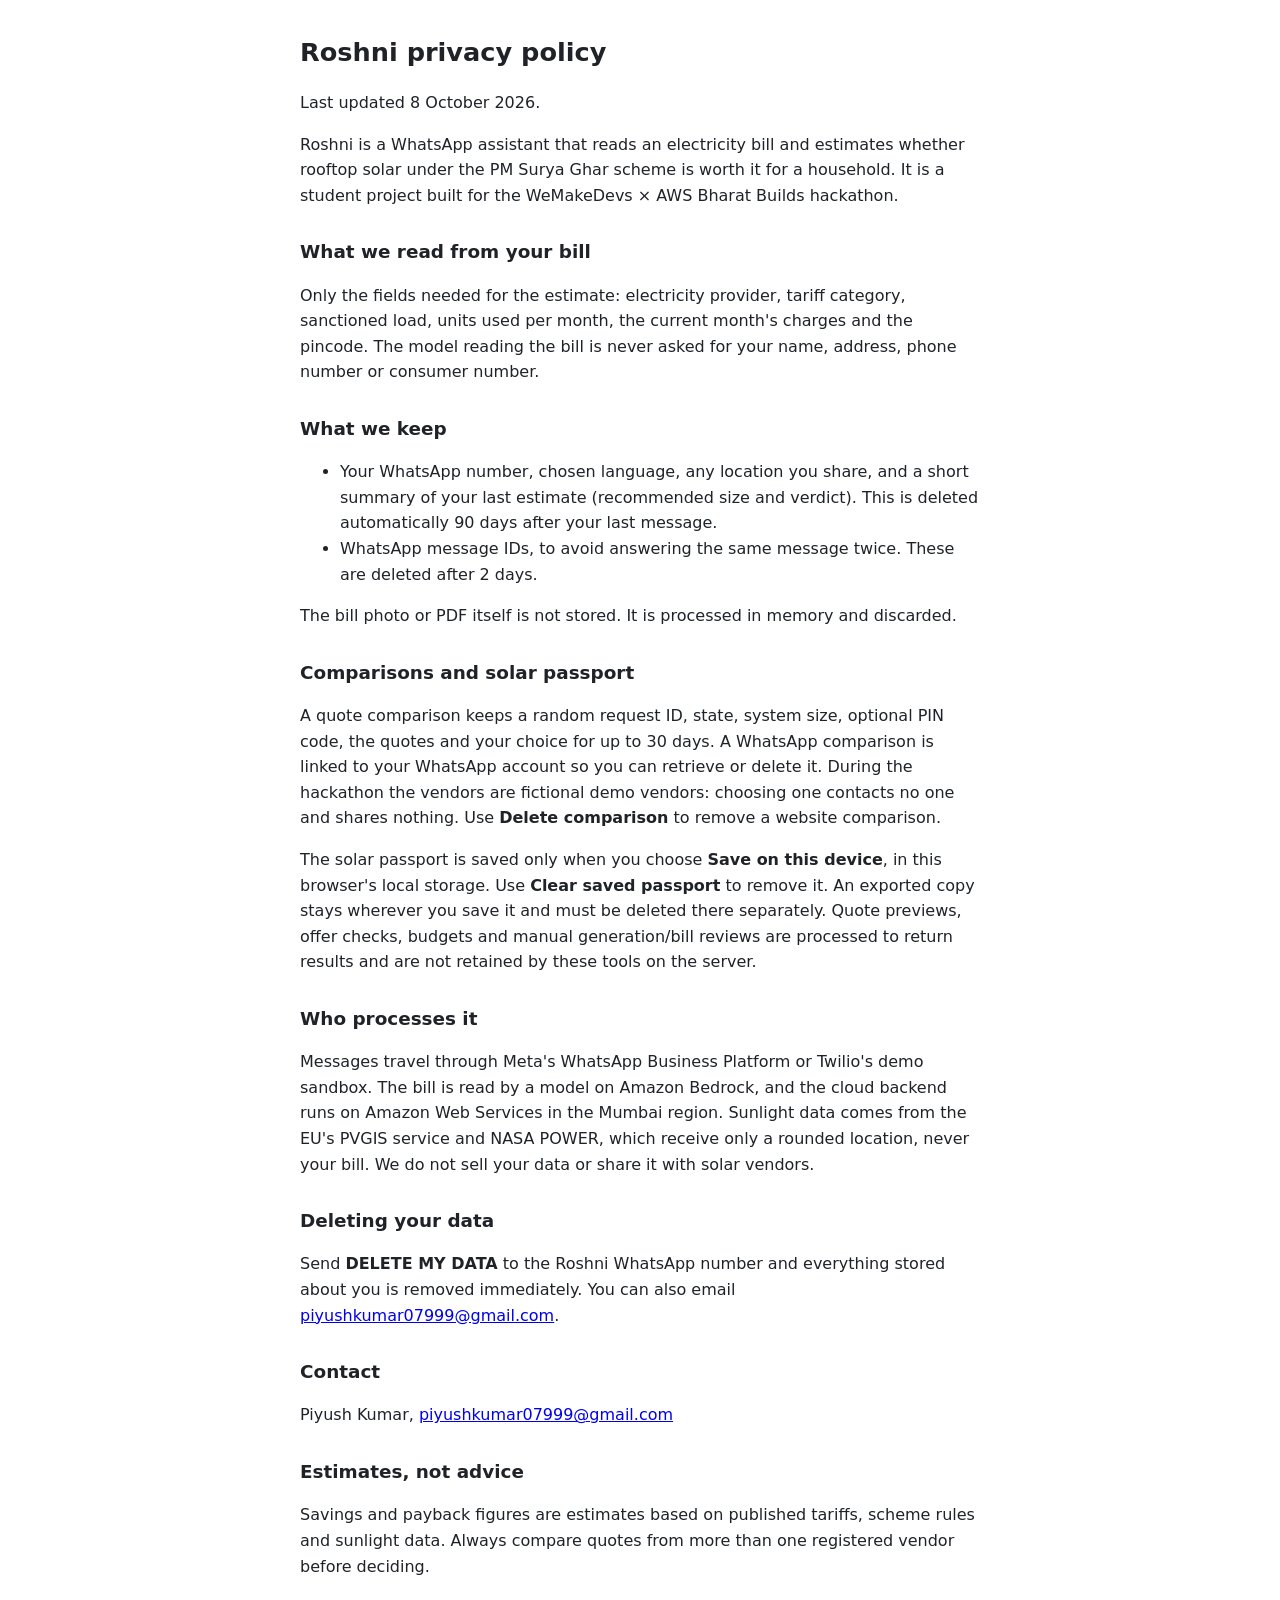
<file: src/surya/privacy.html>
<!doctype html>
<html lang="en">
<head>
<meta charset="utf-8">
<meta name="viewport" content="width=device-width, initial-scale=1">
<title>Roshni privacy policy</title>
<style>
  body { font: 16px/1.6 system-ui, sans-serif; max-width: 680px; margin: 2rem auto; padding: 0 16px; color: #1f2328; background: #fff; }
  h1 { font-size: 1.6rem; } h2 { font-size: 1.15rem; margin-top: 1.8rem; }
  @media (prefers-color-scheme: dark) { body { color: #e6e6e6; background: #111; } a { color: #8ab4f8; } }
</style>
</head>
<body>
<h1>Roshni privacy policy</h1>
<p>Last updated 8 October 2026.</p>
<p>Roshni is a WhatsApp assistant that reads an electricity bill and estimates whether rooftop solar under the PM Surya Ghar scheme is worth it for a household. It is a student project built for the WeMakeDevs × AWS Bharat Builds hackathon.</p>

<h2>What we read from your bill</h2>
<p>Only the fields needed for the estimate: electricity provider, tariff category, sanctioned load, units used per month, the current month's charges and the pincode. The model reading the bill is never asked for your name, address, phone number or consumer number.</p>

<h2>What we keep</h2>
<ul>
  <li>Your WhatsApp number, chosen language, any location you share, and a short summary of your last estimate (recommended size and verdict). This is deleted automatically 90 days after your last message.</li>
  <li>WhatsApp message IDs, to avoid answering the same message twice. These are deleted after 2 days.</li>
</ul>
<p>The bill photo or PDF itself is not stored. It is processed in memory and discarded.</p>

<h2>Comparisons and solar passport</h2>
<p>A quote comparison keeps a random request ID, state, system size, optional PIN code, the quotes and your choice for up to 30 days. A WhatsApp comparison is linked to your WhatsApp account so you can retrieve or delete it. During the hackathon the vendors are fictional demo vendors: choosing one contacts no one and shares nothing. Use <strong>Delete comparison</strong> to remove a website comparison.</p>
<p>The solar passport is saved only when you choose <strong>Save on this device</strong>, in this browser's local storage. Use <strong>Clear saved passport</strong> to remove it. An exported copy stays wherever you save it and must be deleted there separately. Quote previews, offer checks, budgets and manual generation/bill reviews are processed to return results and are not retained by these tools on the server.</p>

<h2>Who processes it</h2>
<p>Messages travel through Meta's WhatsApp Business Platform or Twilio's demo sandbox. The bill is read by a model on Amazon Bedrock, and the cloud backend runs on Amazon Web Services in the Mumbai region. Sunlight data comes from the EU's PVGIS service and NASA POWER, which receive only a rounded location, never your bill. We do not sell your data or share it with solar vendors.</p>

<h2>Deleting your data</h2>
<p>Send <strong>DELETE MY DATA</strong> to the Roshni WhatsApp number and everything stored about you is removed immediately. You can also email <a href="mailto:piyushkumar07999@gmail.com">piyushkumar07999@gmail.com</a>.</p>

<h2>Contact</h2>
<p>Piyush Kumar, <a href="mailto:piyushkumar07999@gmail.com">piyushkumar07999@gmail.com</a></p>

<h2>Estimates, not advice</h2>
<p>Savings and payback figures are estimates based on published tariffs, scheme rules and sunlight data. Always compare quotes from more than one registered vendor before deciding.</p>
</body>
</html>
</file>
